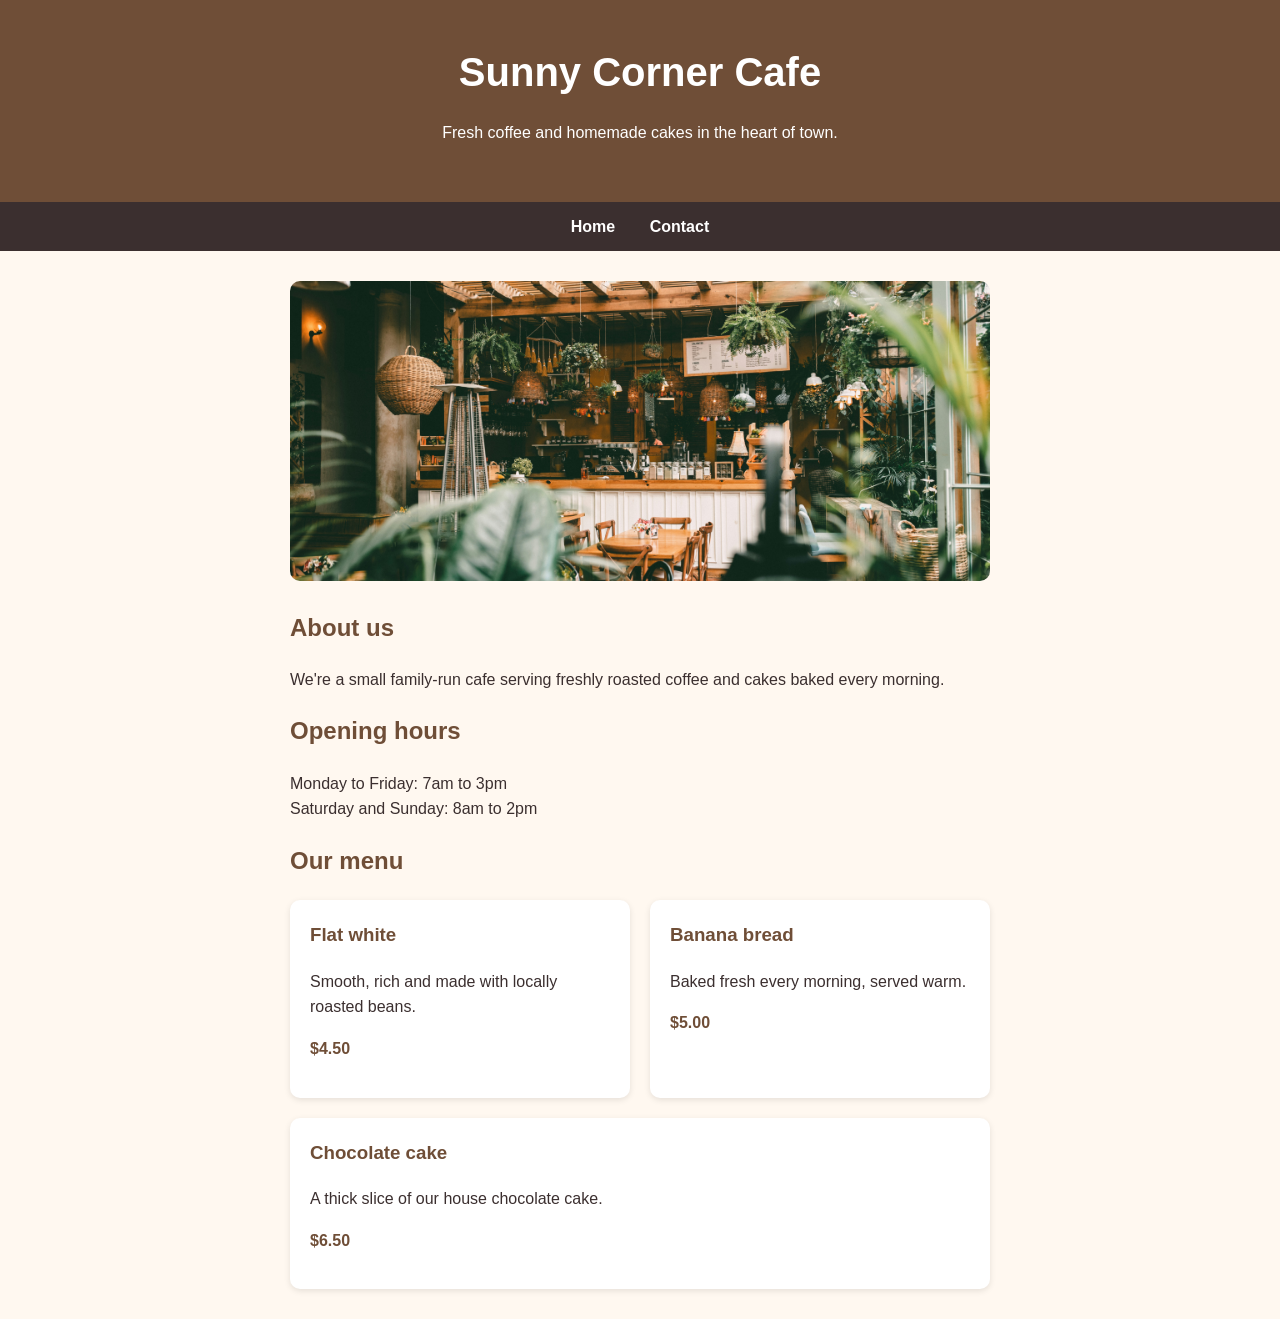
<file: index.html>
<!DOCTYPE html>
<html lang="en">
<head>
  <meta charset="UTF-8">
  <meta name="viewport" content="width=device-width, initial-scale=1.0">
  <title>Sunny Corner Cafe</title>
  <link rel="stylesheet" href="style.css">
</head>
<body>
  <header>
    <h1>Sunny Corner Cafe</h1>
    <p>Fresh coffee and homemade cakes in the heart of town.</p>
  </header>

  <nav>
    <a href="index.html">Home</a>
    <a href="contact.html">Contact</a>
  </nav>

  <main>
    <img src="cafe.jpg" alt="Inside Sunny Corner Cafe" class="hero">

    <h2>About us</h2>
    <p>We're a small family-run cafe serving freshly roasted coffee and cakes baked every morning.</p>

    <h2>Opening hours</h2>
    <p>Monday to Friday: 7am to 3pm<br>Saturday and Sunday: 8am to 2pm</p>

    <h2>Our menu</h2>
    <div class="menu">
      <div class="card">
        <h3>Flat white</h3>
        <p>Smooth, rich and made with locally roasted beans.</p>
        <p class="price">$4.50</p>
      </div>
      <div class="card">
        <h3>Banana bread</h3>
        <p>Baked fresh every morning, served warm.</p>
        <p class="price">$5.00</p>
      </div>
      <div class="card">
        <h3>Chocolate cake</h3>
        <p>A thick slice of our house chocolate cake.</p>
        <p class="price">$6.50</p>
      </div>
    </div>
  </main>
</body>
</html>
</file>
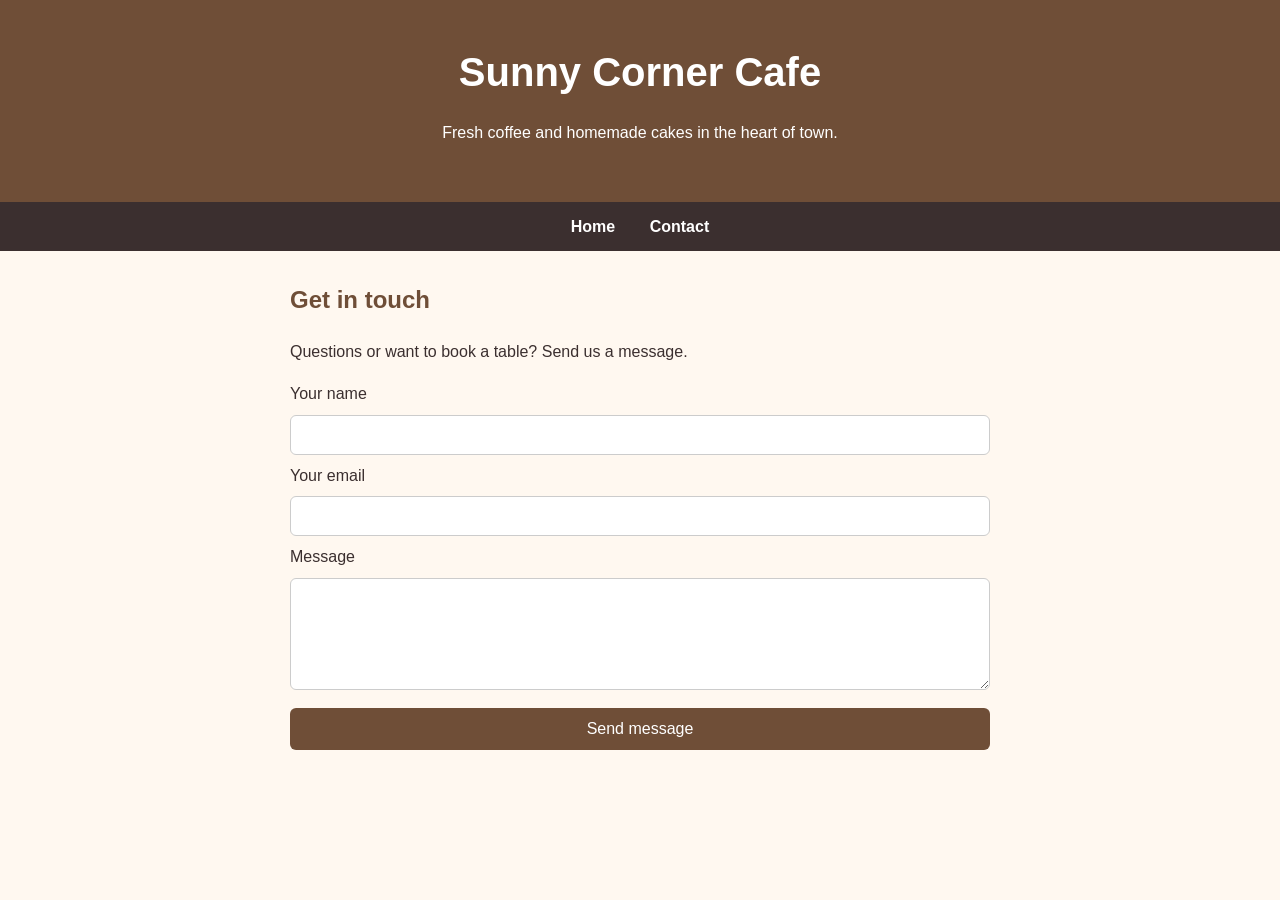
<file: contact.html>
<!DOCTYPE html>
<html lang="en">
<head>
  <meta charset="UTF-8">
  <meta name="viewport" content="width=device-width, initial-scale=1.0">
  <title>Contact - Sunny Corner Cafe</title>
  <link rel="stylesheet" href="style.css">
</head>
<body>
  <header>
    <h1>Sunny Corner Cafe</h1>
    <p>Fresh coffee and homemade cakes in the heart of town.</p>
  </header>

  <nav>
    <a href="index.html">Home</a>
    <a href="contact.html">Contact</a>
  </nav>

  <main>
    <h2>Get in touch</h2>
    <p>Questions or want to book a table? Send us a message.</p>

    <form action="https://formspree.io/f/mljbvqyv" method="POST">
      <label for="name">Your name</label>
      <input type="text" id="name" name="name" required>

      <label for="email">Your email</label>
      <input type="email" id="email" name="email" required>

      <label for="message">Message</label>
      <textarea id="message" name="message" rows="5" required></textarea>

      <button type="submit">Send message</button>
    </form>
  </main>
</body>
</html>
</file>
<file: style.css>
body {
  font-family: Arial, sans-serif;
  margin: 0;
  background-color: #fff8f0;
  color: #3b2f2f;
  line-height: 1.6;
}

header {
  background-color: #6f4e37;
  color: white;
  text-align: center;
  padding: 40px 20px;
}

header h1 {
  margin: 0;
  font-size: 2.5rem;
}

main {
  max-width: 700px;
  margin: 30px auto;
  padding: 0 20px;
}

h2 {
  color: #6f4e37;
}

.menu {
  display: flex;
  flex-wrap: wrap;
  gap: 20px;
}

.card {
  flex: 1 1 200px;
  background-color: white;
  border-radius: 10px;
  padding: 20px;
  box-shadow: 0 2px 6px rgba(0, 0, 0, 0.1);
}

.card h3 {
  margin-top: 0;
  color: #6f4e37;
}

.price {
  font-weight: bold;
  color: #6f4e37;
}

.hero {
  width: 100%;
  height: 300px;
  object-fit: cover;
  border-radius: 10px;
}

nav {
  background-color: #3b2f2f;
  text-align: center;
  padding: 12px;
}

nav a {
  color: white;
  text-decoration: none;
  margin: 0 15px;
  font-weight: bold;
}

nav a:hover {
  text-decoration: underline;
}

form {
  display: flex;
  flex-direction: column;
  gap: 8px;
}

input, textarea {
  padding: 10px;
  border: 1px solid #ccc;
  border-radius: 6px;
  font-family: inherit;
  font-size: 1rem;
}

button {
  background-color: #6f4e37;
  color: white;
  border: none;
  padding: 12px;
  border-radius: 6px;
  font-size: 1rem;
  cursor: pointer;
  margin-top: 10px;
}

button:hover {
  background-color: #5a3e2b;
}
</file>
